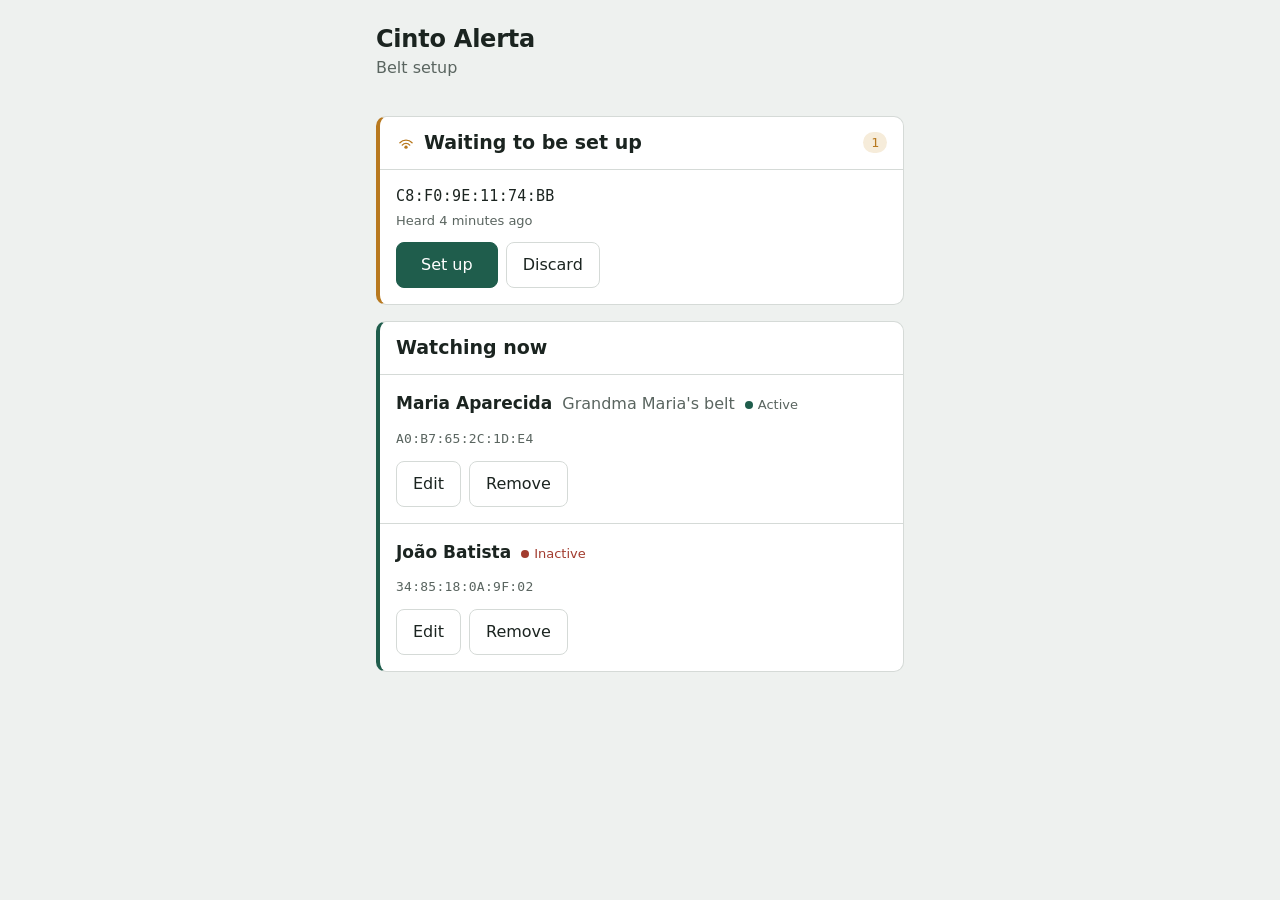
<file: frontend/index.html>
<!DOCTYPE html>
<html lang="en">
<head>
  <meta charset="UTF-8">
  <meta name="viewport" content="width=device-width, initial-scale=1">
  <title>Cinto Alerta — Belt setup</title>
  <link rel="icon" href="data:image/svg+xml,%3Csvg xmlns='http://www.w3.org/2000/svg' viewBox='0 0 32 32'%3E%3Ccircle cx='16' cy='16' r='15' fill='%231f5d4c'/%3E%3Ccircle cx='16' cy='22' r='3' fill='%23fff'/%3E%3Cpath d='M9 17a10 10 0 0 1 14 0M5.5 13a15 15 0 0 1 21 0' fill='none' stroke='%23fff' stroke-width='2.3' stroke-linecap='round'/%3E%3C/svg%3E">
  <link rel="stylesheet" href="style.css">
</head>
<body>
  <!-- ================= HOME VIEW ================= -->
  <div id="view-home" class="view">
    <header class="app-head">
      <h1>Cinto Alerta</h1>
      <p class="app-sub">Belt setup</p>
    </header>

    <main class="wrap">
      <!-- First-load / error / empty states for the whole screen -->
      <div id="home-status" class="status" hidden>
        <p id="home-status-text" class="status-text"></p>
        <button id="home-retry" type="button" class="btn btn-quiet" hidden>Try again</button>
      </div>

      <!-- A. Waiting to be set up -->
      <section id="section-pending" class="panel panel-pending" hidden aria-labelledby="pending-title">
        <div class="panel-head">
          <svg class="broadcast" viewBox="0 0 24 24" width="20" height="20" aria-hidden="true" focusable="false">
            <circle cx="12" cy="17" r="2" fill="currentColor"></circle>
            <path d="M7.5 14.5a6 6 0 0 1 9 0" fill="none" stroke="currentColor" stroke-width="1.6" stroke-linecap="round"></path>
            <path d="M4.7 11.7a10 10 0 0 1 14.6 0" fill="none" stroke="currentColor" stroke-width="1.6" stroke-linecap="round"></path>
          </svg>
          <h2 id="pending-title">Waiting to be set up</h2>
          <span id="pending-count" class="count" aria-hidden="true"></span>
        </div>
        <ul id="pending-list" class="rows"></ul>
      </section>

      <!-- B. Watching now -->
      <section id="section-devices" class="panel panel-devices" hidden aria-labelledby="devices-title">
        <div class="panel-head">
          <h2 id="devices-title">Watching now</h2>
        </div>
        <ul id="device-list" class="rows"></ul>
      </section>
    </main>
  </div>

  <!-- ================= FORM VIEW ================= -->
  <div id="view-form" class="view" hidden>
    <header class="app-head form-head">
      <button id="form-back" type="button" class="iconbtn" aria-label="Back to belt list">
        <svg viewBox="0 0 24 24" width="24" height="24" aria-hidden="true" focusable="false">
          <path d="M15 5l-7 7 7 7" fill="none" stroke="currentColor" stroke-width="2" stroke-linecap="round" stroke-linejoin="round"></path>
        </svg>
      </button>
      <h1 id="form-title">Set up belt</h1>
    </header>

    <main class="wrap">
      <div id="form-warning" class="banner banner-warn" hidden></div>

      <form id="device-form" novalidate>
        <div class="field">
          <span class="label">Belt address (MAC)</span>
          <output id="f-mac" class="mac-tag"></output>
          <p class="hint">Comes from pairing. It matches the sticker on the belt.</p>
        </div>

        <div class="field">
          <label for="f-nome">Elderly person's name</label>
          <input type="text" id="f-nome" name="nome_idoso" autocomplete="off"
                 maxlength="40" required aria-describedby="f-nome-err">
          <p class="err" id="f-nome-err" hidden></p>
        </div>

        <div class="field">
          <label for="f-apelido">Belt nickname <span class="opt">(optional)</span></label>
          <input type="text" id="f-apelido" name="apelido" autocomplete="off"
                 maxlength="30" aria-describedby="f-apelido-err">
          <p class="hint">Shown in the list instead of the address. Example: "Grandma Maria's belt".</p>
          <p class="err" id="f-apelido-err" hidden></p>
        </div>

        <div class="field">
          <label for="f-chat">Telegram recipient</label>
          <input type="text" id="f-chat" name="telegram_chat_id" inputmode="numeric"
                 autocomplete="off" required aria-describedby="f-chat-err f-chat-help-toggle">
          <button type="button" id="f-chat-help-toggle" class="disclosure" aria-expanded="false"
                  aria-controls="f-chat-help">How do I get this number?</button>
          <div id="f-chat-help" class="disclosure-body" hidden>
            <ol>
              <li>Open Telegram on the phone that will receive the alerts.</li>
              <li>Find the project's bot and send it any message.</li>
              <li>Search for <code>@userinfobot</code> and send <code>/start</code>.</li>
              <li>It replies with your <code>Id</code> — that is the number for this field.</li>
            </ol>
            <p class="hint">Step 2 is the one people forget. Without it, Telegram blocks the bot
              from messaging that person even with the right number.</p>
          </div>
          <div class="test-row">
            <button type="button" id="f-test" class="btn btn-quiet">Send test</button>
            <span id="f-test-result" class="test-result" role="status" aria-live="polite"></span>
          </div>
          <p class="err" id="f-chat-err" hidden></p>
        </div>

        <div class="field">
          <label for="f-msg">Alert message</label>
          <textarea id="f-msg" name="mensagem" rows="4" required
                    aria-describedby="f-msg-err f-msg-count"></textarea>
          <div class="msg-meta">
            <span id="f-msg-count" class="counter">0 / 300</span>
          </div>
          <div class="chips" role="group" aria-label="Insert a placeholder">
            <button type="button" class="chip" data-ph="{nome}">{nome}</button>
            <button type="button" class="chip" data-ph="{apelido}">{apelido}</button>
            <button type="button" class="chip" data-ph="{hora}">{hora}</button>
            <button type="button" class="chip" data-ph="{data}">{data}</button>
            <button type="button" class="chip" data-ph="{bateria}">{bateria}</button>
          </div>
          <div class="preview">
            <span class="preview-label">Preview</span>
            <p id="f-msg-preview" class="preview-text"></p>
            <p id="f-msg-phwarn" class="err" hidden></p>
          </div>
          <p class="err" id="f-msg-err" hidden></p>
        </div>

        <div class="field field-toggle">
          <label class="switch" for="f-ativo">
            <input type="checkbox" id="f-ativo" name="ativo" checked>
            <span class="switch-track" aria-hidden="true"><span class="switch-thumb"></span></span>
            <span class="switch-text">
              <span class="switch-title">Active</span>
              <span class="hint">When off, the master ignores alerts from this belt.</span>
            </span>
          </label>
        </div>

        <div class="form-actions">
          <button type="submit" id="f-save" class="btn btn-primary">Save</button>
          <button type="button" id="f-cancel" class="btn btn-quiet">Cancel</button>
        </div>
        <p id="f-save-state" class="save-state" role="status" aria-live="polite" hidden></p>
      </form>
    </main>
  </div>

  <!-- ================= CONFIRM DIALOG ================= -->
  <dialog id="confirm" class="confirm">
    <form method="dialog">
      <p id="confirm-text" class="confirm-text"></p>
      <div class="confirm-actions">
        <button value="cancel" class="btn btn-quiet">Keep it</button>
        <button value="ok" id="confirm-ok" class="btn btn-danger">Confirm</button>
      </div>
    </form>
  </dialog>

  <!-- ================= TOAST ================= -->
  <div id="toast" class="toast" role="status" aria-live="polite" hidden></div>

  <script type="module" src="app.js"></script>
</body>
</html>
</file>
<file: frontend/style.css>
/* Cinto Alerta — front end de configuração do master.
   Servido pelo ESP32-S3 a partir do LittleFS. Sem recursos externos, sem framework. */

:root {
  --bg: #eef1ef;
  --surface: #ffffff;
  --ink: #1b2420;
  --ink-soft: #5a6560;
  --line: #d5dad7;

  --pine: #1f5d4c;
  --pine-tint: #e4efea;
  --ochre: #b8791f;
  --ochre-tint: #f6ecda;
  --rust: #a23b2e;
  --rust-tint: #f3e2df;

  --sans: system-ui, -apple-system, "Segoe UI", Roboto, sans-serif;
  --mono: ui-monospace, "SF Mono", "Cascadia Mono", Menlo, Consolas, monospace;

  --gap: 16px;
  --radius: 10px;
  --tap: 44px;
}

* { box-sizing: border-box; }

html { -webkit-text-size-adjust: 100%; }

body {
  margin: 0;
  background: var(--bg);
  color: var(--ink);
  font: 16px/1.5 var(--sans);
}

h1, h2 { margin: 0; line-height: 1.25; font-weight: 600; }

/* ---------- layout ---------- */

.view { min-height: 100vh; padding-bottom: 48px; }

.wrap {
  max-width: 560px;
  margin: 0 auto;
  padding: 0 var(--gap);
}

.app-head {
  max-width: 560px;
  margin: 0 auto;
  padding: 24px var(--gap) 20px;
}

.app-head h1 { font-size: 1.5rem; letter-spacing: -0.01em; }
.app-sub { margin: 2px 0 0; color: var(--ink-soft); }

.form-head {
  display: flex;
  align-items: center;
  gap: 8px;
  padding-top: 14px;
  padding-bottom: 14px;
}
.form-head h1 { font-size: 1.1875rem; }

/* ---------- panels ---------- */

.panel {
  background: var(--surface);
  border: 1px solid var(--line);
  border-left-width: 4px;
  border-radius: var(--radius);
  margin-top: var(--gap);
  overflow: hidden;
}
.panel-pending { border-left-color: var(--ochre); }
.panel-devices { border-left-color: var(--pine); }

.panel-head {
  display: flex;
  align-items: center;
  gap: 8px;
  padding: 14px 16px;
  border-bottom: 1px solid var(--line);
}
.panel-head h2 { font-size: 1.1875rem; }

.panel-pending .broadcast { color: var(--ochre); flex: none; }

.count {
  margin-left: auto;
  font: 0.8125rem/1 var(--mono);
  color: var(--ochre);
  background: var(--ochre-tint);
  padding: 4px 8px;
  border-radius: 999px;
}

/* ---------- rows ---------- */

.rows { list-style: none; margin: 0; padding: 0; }
.rows > li { padding: 16px; border-top: 1px solid var(--line); }
.rows > li:first-child { border-top: 0; }

.row-main { display: flex; flex-wrap: wrap; align-items: baseline; gap: 4px 10px; }

.dev-name { font-size: 1.0625rem; font-weight: 600; }
.dev-alias { color: var(--ink-soft); }

.mac {
  font: 0.9375rem/1.4 var(--mono);
  letter-spacing: 0.02em;
}
.mac-sm { font-size: 0.8125rem; color: var(--ink-soft); }

.dev-meta { margin: 4px 0 0; color: var(--ink-soft); font-size: 0.8125rem; }

.state-dot {
  display: inline-flex;
  align-items: center;
  gap: 5px;
  font-size: 0.8125rem;
  color: var(--ink-soft);
}
.state-dot::before {
  content: "";
  width: 8px; height: 8px;
  border-radius: 50%;
  background: var(--pine);
}
.state-dot.is-off::before { background: var(--rust); }
.state-dot.is-off { color: var(--rust); }

.row-actions {
  margin-top: 12px;
  display: flex;
  flex-wrap: wrap;
  gap: 8px;
}

/* one gentle pulse when a pending row first arrives */
@keyframes arrive {
  from { background: var(--ochre-tint); }
  to   { background: transparent; }
}
.rows > li.just-arrived { animation: arrive 2.4s ease-out 1; }
@media (prefers-reduced-motion: reduce) {
  .rows > li.just-arrived { animation: none; }
}

/* ---------- buttons ---------- */

.btn {
  font: inherit;
  min-height: var(--tap);
  padding: 10px 16px;
  border-radius: 8px;
  border: 1px solid var(--line);
  background: var(--surface);
  color: var(--ink);
  cursor: pointer;
}
.btn:hover { border-color: var(--ink-soft); }
.btn-primary {
  background: var(--pine);
  border-color: var(--pine);
  color: #fff;
  padding-inline: 24px;
}
.btn-primary:hover { background: #17493b; border-color: #17493b; }
.btn-danger { background: var(--rust); border-color: var(--rust); color: #fff; }
.btn-danger:hover { background: #8a3025; border-color: #8a3025; }
.btn-quiet { background: transparent; }
.btn[disabled] { opacity: 0.45; cursor: not-allowed; }
.btn[disabled]:hover { border-color: var(--line); }

.iconbtn {
  display: inline-flex;
  align-items: center;
  justify-content: center;
  width: var(--tap);
  height: var(--tap);
  margin-left: -10px;
  border: 0;
  background: transparent;
  color: var(--ink);
  cursor: pointer;
  border-radius: 8px;
}
.iconbtn:hover { background: var(--pine-tint); }

:where(button, a, input, textarea, select, [tabindex]):focus-visible {
  outline: 2px solid var(--pine);
  outline-offset: 2px;
}

/* ---------- whole-screen status ---------- */

.status {
  margin-top: 40px;
  text-align: center;
  color: var(--ink-soft);
}
.status-text { margin: 0 auto 16px; max-width: 40ch; }
.status.is-error .status-text { color: var(--rust); }

/* ---------- form ---------- */

.field { margin-top: 22px; }
.field:first-of-type { margin-top: 8px; }

.label, .field > label:not(.switch) {
  display: block;
  font-weight: 600;
  margin-bottom: 6px;
}
.opt { font-weight: 400; color: var(--ink-soft); }

input[type="text"], textarea {
  width: 100%;
  font: 16px/1.5 var(--sans);
  color: var(--ink);
  background: var(--surface);
  border: 1px solid var(--line);
  border-radius: 8px;
  padding: 11px 12px;
}
input[type="text"]:focus, textarea:focus { border-color: var(--pine); }
textarea { resize: vertical; min-height: 96px; }

.field.invalid input[type="text"],
.field.invalid textarea { border-color: var(--rust); }

.hint { margin: 6px 0 0; color: var(--ink-soft); font-size: 0.875rem; max-width: 60ch; }
.err {
  margin: 6px 0 0;
  color: var(--rust);
  font-size: 0.875rem;
}

.mac-tag {
  display: block;
  font: 1.0625rem/1.4 var(--mono);
  letter-spacing: 0.04em;
  background: var(--pine-tint);
  color: var(--pine);
  border-radius: 8px;
  padding: 12px 14px;
}

/* disclosure ("How do I get this number?") */
.disclosure {
  margin-top: 8px;
  padding: 4px 0;
  min-height: var(--tap);
  border: 0;
  background: transparent;
  color: var(--pine);
  font: inherit;
  text-align: left;
  text-decoration: underline;
  cursor: pointer;
}
.disclosure-body {
  margin-top: 4px;
  padding: 12px 14px;
  background: var(--bg);
  border-radius: 8px;
}
.disclosure-body ol { margin: 0 0 4px; padding-left: 20px; }
.disclosure-body li { margin: 4px 0; max-width: 60ch; }
.disclosure-body code {
  font: 0.875rem var(--mono);
  background: var(--surface);
  padding: 1px 5px;
  border-radius: 4px;
}

.test-row {
  margin-top: 12px;
  display: flex;
  flex-wrap: wrap;
  align-items: center;
  gap: 10px;
}
.test-result { font-size: 0.875rem; color: var(--ink-soft); }
.test-result.ok { color: var(--pine); }
.test-result.bad { color: var(--rust); }

.msg-meta { display: flex; justify-content: flex-end; margin-top: 6px; }
.counter { font: 0.8125rem/1 var(--mono); color: var(--ink-soft); }
.counter.over { color: var(--rust); }

.chips { display: flex; flex-wrap: wrap; gap: 8px; margin-top: 10px; }
.chip {
  font: 0.875rem var(--mono);
  min-height: var(--tap);
  padding: 8px 12px;
  border: 1px solid var(--line);
  border-radius: 999px;
  background: var(--surface);
  color: var(--ink);
  cursor: pointer;
}
.chip:hover { border-color: var(--pine); color: var(--pine); }

.preview {
  margin-top: 12px;
  padding: 12px 14px;
  border: 1px dashed var(--line);
  border-radius: 8px;
  background: var(--surface);
}
.preview-label {
  display: block;
  font-size: 0.8125rem;
  color: var(--ink-soft);
  margin-bottom: 4px;
}
.preview-text { margin: 0; white-space: pre-wrap; max-width: 60ch; }

/* toggle */
.field-toggle { margin-top: 26px; }
.switch { display: flex; align-items: flex-start; gap: 12px; cursor: pointer; }
.switch > input {
  position: absolute;
  width: 1px; height: 1px;
  opacity: 0;
  margin: 0;
}
.switch-track {
  flex: none;
  position: relative;
  margin-top: 2px;
  width: 46px; height: 28px;
  border-radius: 999px;
  background: var(--line);
  transition: background 0.15s ease;
}
.switch-thumb {
  position: absolute;
  top: 3px; left: 3px;
  width: 22px; height: 22px;
  border-radius: 50%;
  background: #fff;
  transition: transform 0.15s ease;
}
.switch > input:checked + .switch-track { background: var(--pine); }
.switch > input:checked + .switch-track .switch-thumb { transform: translateX(18px); }
.switch > input:focus-visible + .switch-track { outline: 2px solid var(--pine); outline-offset: 2px; }
@media (prefers-reduced-motion: reduce) {
  .switch-track, .switch-thumb { transition: none; }
}
.switch-text { display: block; }
.switch-title { display: block; font-weight: 600; }
.switch-text .hint { margin-top: 2px; }

.form-actions {
  margin-top: 28px;
  display: flex;
  gap: 10px;
}
.form-actions .btn-primary { flex: 1; }
.save-state { margin: 12px 0 0; color: var(--ink-soft); font-size: 0.9375rem; }

/* banner */
.banner {
  margin-top: var(--gap);
  padding: 12px 14px;
  border-radius: 8px;
  font-size: 0.9375rem;
}
.banner-warn { background: var(--ochre-tint); color: #7a4f12; }

/* ---------- confirm dialog ---------- */

.confirm {
  border: 1px solid var(--line);
  border-radius: var(--radius);
  padding: 20px;
  max-width: 340px;
  width: calc(100% - 32px);
  color: var(--ink);
}
.confirm::backdrop { background: rgba(27, 36, 32, 0.4); }
.confirm-text { margin: 0 0 18px; }
.confirm-actions { display: flex; justify-content: flex-end; gap: 10px; }

/* ---------- toast ---------- */

.toast {
  position: fixed;
  left: 50%;
  bottom: 20px;
  transform: translateX(-50%);
  max-width: calc(100% - 32px);
  background: var(--ink);
  color: #fff;
  padding: 12px 18px;
  border-radius: 8px;
  font-size: 0.9375rem;
  box-shadow: 0 6px 20px rgba(27, 36, 32, 0.25);
}

/* ---------- wider screens ---------- */

@media (min-width: 600px) {
  .panel { border-left-width: 4px; }
  .row-main { align-items: baseline; }
}
</file>
